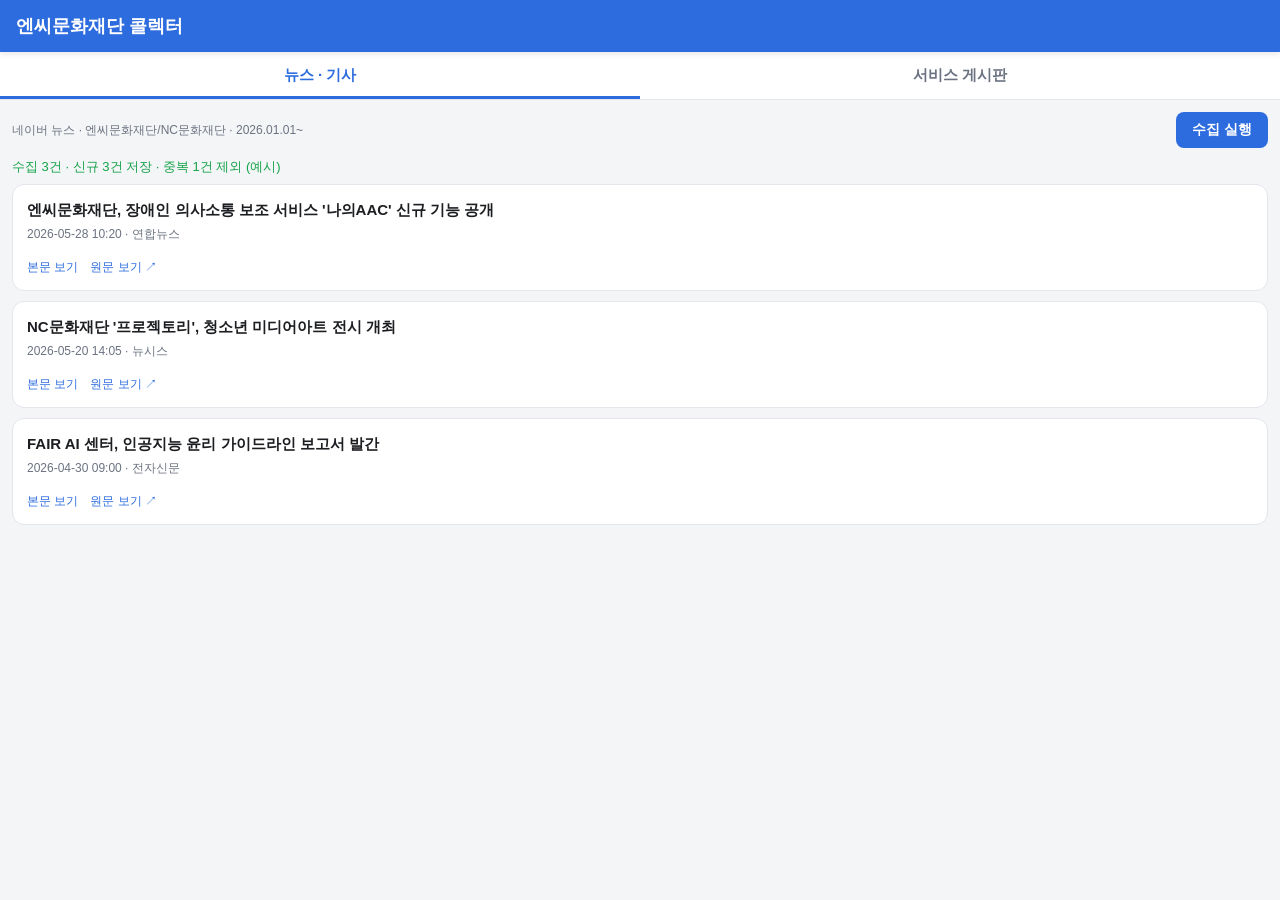
<file: preview/preview.html>
<!DOCTYPE html>
<html lang="ko"><head><meta charset="UTF-8">
<meta name="viewport" content="width=device-width, initial-scale=1.0">
<title>엔씨문화재단 콜렉터 · 미리보기</title>
<style>:root {
  --bg: #f4f5f7;
  --card: #ffffff;
  --primary: #2d6cdf;
  --primary-dark: #1f54b3;
  --text: #1c1e21;
  --muted: #6b7280;
  --border: #e4e6eb;
  --accent: #16a34a;
}

* { box-sizing: border-box; -webkit-tap-highlight-color: transparent; }

body {
  margin: 0;
  font-family: -apple-system, BlinkMacSystemFont, "Apple SD Gothic Neo", "Malgun Gothic", sans-serif;
  background: var(--bg);
  color: var(--text);
  padding-bottom: 40px;
}

.app-header {
  position: sticky;
  top: 0;
  z-index: 10;
  background: var(--primary);
  color: #fff;
  padding: 14px 16px;
  box-shadow: 0 2px 6px rgba(0, 0, 0, 0.1);
}
.app-header h1 { margin: 0; font-size: 18px; font-weight: 700; }

.tabs {
  display: flex;
  position: sticky;
  top: 50px;
  z-index: 9;
  background: var(--card);
  border-bottom: 1px solid var(--border);
}
.tab {
  flex: 1;
  padding: 14px 0;
  border: none;
  background: none;
  font-size: 15px;
  font-weight: 600;
  color: var(--muted);
  cursor: pointer;
}
.tab.active {
  color: var(--primary);
  box-shadow: inset 0 -3px 0 var(--primary);
}

.panel { display: none; padding: 12px; }
.panel.active { display: block; }

.toolbar {
  display: flex;
  align-items: center;
  gap: 8px;
  margin-bottom: 10px;
}
.hint { font-size: 12px; color: var(--muted); flex: 1; line-height: 1.4; }

select {
  flex: 1;
  padding: 9px 10px;
  border: 1px solid var(--border);
  border-radius: 8px;
  background: #fff;
  font-size: 14px;
}

.btn-collect {
  padding: 9px 16px;
  border: none;
  border-radius: 8px;
  background: var(--primary);
  color: #fff;
  font-size: 14px;
  font-weight: 600;
  cursor: pointer;
  white-space: nowrap;
}
.btn-collect:active { background: var(--primary-dark); }
.btn-collect:disabled { opacity: 0.5; }

.result-msg {
  font-size: 13px;
  color: var(--accent);
  min-height: 18px;
  margin-bottom: 8px;
}

.list { list-style: none; margin: 0; padding: 0; }

.card {
  background: var(--card);
  border: 1px solid var(--border);
  border-radius: 12px;
  padding: 14px;
  margin-bottom: 10px;
}
.card-title {
  font-size: 15px;
  font-weight: 700;
  line-height: 1.4;
  margin: 0 0 6px;
}
.card-meta {
  font-size: 12px;
  color: var(--muted);
  display: flex;
  flex-wrap: wrap;
  gap: 8px;
  margin-bottom: 8px;
}
.badge {
  display: inline-block;
  background: #eef2ff;
  color: var(--primary-dark);
  border-radius: 6px;
  padding: 2px 7px;
  font-size: 11px;
  font-weight: 600;
}
.card-body {
  font-size: 13px;
  color: #374151;
  line-height: 1.55;
  max-height: 0;
  overflow: hidden;
  transition: max-height 0.25s ease;
  white-space: pre-line;
}
.card.open .card-body { max-height: 1200px; margin-top: 8px; }
.card-actions { margin-top: 8px; display: flex; gap: 12px; }
.card-actions a, .card-actions button {
  font-size: 12px;
  color: var(--primary);
  background: none;
  border: none;
  padding: 0;
  cursor: pointer;
  text-decoration: none;
}

.empty {
  text-align: center;
  color: var(--muted);
  font-size: 14px;
  padding: 40px 0;
}

.loading {
  position: fixed;
  inset: 0;
  background: rgba(255, 255, 255, 0.7);
  display: flex;
  flex-direction: column;
  align-items: center;
  justify-content: center;
  gap: 12px;
  font-size: 14px;
  color: var(--muted);
  z-index: 100;
}
.spinner {
  width: 36px;
  height: 36px;
  border: 4px solid var(--border);
  border-top-color: var(--primary);
  border-radius: 50%;
  animation: spin 0.8s linear infinite;
}
@keyframes spin { to { transform: rotate(360deg); } }

</style></head>
<body>
  <header class="app-header"><h1>엔씨문화재단 콜렉터</h1></header>
  <nav class="tabs">
    <button class="tab active" data-tab="news">뉴스 · 기사</button>
    <button class="tab" data-tab="boards">서비스 게시판</button>
  </nav>
  <section class="panel active" id="panel-news">
    <div class="toolbar">
      <span class="hint">네이버 뉴스 · 엔씨문화재단/NC문화재단 · 2026.01.01~</span>
      <button class="btn-collect">수집 실행</button>
    </div>
    <div class="result-msg">수집 3건 · 신규 3건 저장 · 중복 1건 제외 (예시)</div>
    <ul class="list">
    <li class="card">
      <h3 class="card-title">엔씨문화재단, 장애인 의사소통 보조 서비스 &#x27;나의AAC&#x27; 신규 기능 공개</h3>
      <div class="card-meta">2026-05-28 10:20 · 연합뉴스</div>
      <div class="card-body">엔씨문화재단은 28일 장애인 의사소통 보조 서비스 &#x27;나의AAC&#x27;의 신규 기능을 공개했다고 밝혔다. 이번 업데이트로 사용자는 더 빠르게 상징 카드를 검색하고 문장을 구성할 수 있다. 재단 관계자는 &quot;디지털 접근성 향상에 지속적으로 기여하겠다&quot;고 말했다.</div>
      <div class="card-actions"><button class="toggle">본문 보기</button><a href="https://n.news.naver.com/article/001/0000000001" target="_blank" rel="noopener">원문 보기 ↗</a></div>
    </li>
    <li class="card">
      <h3 class="card-title">NC문화재단 &#x27;프로젝토리&#x27;, 청소년 미디어아트 전시 개최</h3>
      <div class="card-meta">2026-05-20 14:05 · 뉴시스</div>
      <div class="card-body">엔씨문화재단이 운영하는 창작공간 프로젝토리가 청소년을 대상으로 한 미디어아트 전시를 개최한다. 전시는 다음 달까지 이어지며 누구나 무료로 관람할 수 있다. 참여 청소년들이 직접 기획·제작한 작품 20여 점이 전시된다.</div>
      <div class="card-actions"><button class="toggle">본문 보기</button><a href="https://n.news.naver.com/article/003/0000000002" target="_blank" rel="noopener">원문 보기 ↗</a></div>
    </li>
    <li class="card">
      <h3 class="card-title">FAIR AI 센터, 인공지능 윤리 가이드라인 보고서 발간</h3>
      <div class="card-meta">2026-04-30 09:00 · 전자신문</div>
      <div class="card-body">엔씨문화재단 산하 FAIR AI 센터가 인공지능 윤리 가이드라인 보고서를 발간했다. 보고서는 AI 개발 단계별 점검 항목과 사례를 담고 있으며, 개발자와 기획자가 실무에 바로 활용할 수 있도록 구성됐다.</div>
      <div class="card-actions"><button class="toggle">본문 보기</button><a href="https://n.news.naver.com/article/030/0000000003" target="_blank" rel="noopener">원문 보기 ↗</a></div>
    </li>
    </ul>
  </section>
  <section class="panel" id="panel-boards">
    <div class="toolbar">
      <select><option>전체 서비스</option>
<option value="FAIR AI">FAIR AI</option>
<option value="나의AAC">나의AAC</option>
<option value="대표 홈페이지">대표 홈페이지</option>
<option value="프로젝토리">프로젝토리</option>
      </select>
      <button class="btn-collect">수집 실행</button>
    </div>
    <div class="result-msg">수집 7건 · 신규 7건 저장 · 중복 0건 제외 (예시)</div>
    <ul class="list">
    <li class="card">
      <h3 class="card-title">나의AAC 5월 정기 업데이트 안내</h3>
      <div class="card-meta"><span class="badge">소식</span> · 2026-05-27 · 운영팀</div>
      <div class="card-body">5월 정기 업데이트가 적용되었습니다. 상징 카드 검색 속도가 개선되고 신규 카테고리가 추가되었습니다.</div>
      <div class="card-actions"><button class="toggle">본문 보기</button><a href="https://www.myaac.or.kr/info/announcement.do?id=101" target="_blank" rel="noopener">원문 보기 ↗</a></div>
    </li>
    <li class="card">
      <h3 class="card-title">사용 후기를 공유해요</h3>
      <div class="card-meta"><span class="badge">커뮤니티</span> · 2026-05-15 · 이OO</div>
      <div class="card-body">아이와 함께 나의AAC를 사용한 지 두 달이 되었어요. 의사소통이 한결 수월해졌습니다.</div>
      <div class="card-actions"><button class="toggle">본문 보기</button><a href="https://www.myaac.or.kr/info/community.do?id=88" target="_blank" rel="noopener">원문 보기 ↗</a></div>
    </li>
    <li class="card">
      <h3 class="card-title">FAIR AI 2026 상반기 워크숍 참가자 모집</h3>
      <div class="card-meta"><span class="badge">공지사항</span> · 2026-05-10 · FAIR AI</div>
      <div class="card-body">AI 윤리에 관심 있는 분들을 위한 상반기 워크숍 참가자를 모집합니다. 신청은 홈페이지에서 가능합니다.</div>
      <div class="card-actions"><button class="toggle">본문 보기</button><a href="https://fairai.or.kr/about/notices/12" target="_blank" rel="noopener">원문 보기 ↗</a></div>
    </li>
    <li class="card">
      <h3 class="card-title">임베디드 윤리란 무엇인가</h3>
      <div class="card-meta"><span class="badge">인사이트</span> · 2026-04-22 · 연구팀</div>
      <div class="card-body">임베디드 윤리는 AI 개발 과정 안에 윤리적 검토를 내재화하는 접근입니다. 본 글에서는 그 개념과 적용 사례를 소개합니다.</div>
      <div class="card-actions"><button class="toggle">본문 보기</button><a href="https://fairai.or.kr/embedded-ethics/insight-plus/7" target="_blank" rel="noopener">원문 보기 ↗</a></div>
    </li>
    <li class="card">
      <h3 class="card-title">엔씨문화재단 2026년 사업 계획 발표</h3>
      <div class="card-meta"><span class="badge">재단소식</span> · 2026-03-31 · 재단</div>
      <div class="card-body">올해 재단은 디지털 접근성, AI 윤리, 청소년 창작 지원 세 축을 중심으로 사업을 운영합니다.</div>
      <div class="card-actions"><button class="toggle">본문 보기</button><a href="https://www.ncfoundation.or.kr/community/55" target="_blank" rel="noopener">원문 보기 ↗</a></div>
    </li>
    <li class="card">
      <h3 class="card-title">프로젝토리 5월 운영 일정 안내</h3>
      <div class="card-meta"><span class="badge">공지</span> · 2026-05-01 · 프로젝토리</div>
      <div class="card-body">5월 운영 일정 및 예약 방법을 안내드립니다. 가족 단위 방문도 환영합니다.</div>
      <div class="card-actions"><button class="toggle">본문 보기</button><a href="https://www.projectory.or.kr/news/notice-list/33" target="_blank" rel="noopener">원문 보기 ↗</a></div>
    </li>
    <li class="card">
      <h3 class="card-title">4월 창작 워크숍 현장 스케치</h3>
      <div class="card-meta"><span class="badge">갤러리</span> · 2026-04-18 · 프로젝토리</div>
      <div class="card-body">지난 4월 진행된 창작 워크숍의 생생한 현장을 사진으로 담았습니다.</div>
      <div class="card-actions"><button class="toggle">본문 보기</button><a href="https://www.projectory.or.kr/news/gallery-list/21" target="_blank" rel="noopener">원문 보기 ↗</a></div>
    </li>
    </ul>
  </section>

<script>
document.querySelectorAll('.tab').forEach(t=>t.addEventListener('click',()=>{
  document.querySelectorAll('.tab').forEach(x=>x.classList.remove('active'));
  document.querySelectorAll('.panel').forEach(p=>p.classList.remove('active'));
  t.classList.add('active');
  document.getElementById('panel-'+t.dataset.tab).classList.add('active');
}));
document.querySelectorAll('.toggle').forEach(b=>b.addEventListener('click',()=>{
  const c=b.closest('.card'); c.classList.toggle('open');
  b.textContent=c.classList.contains('open')?'접기':'본문 보기';
}));
document.querySelectorAll('.btn-collect').forEach(b=>b.addEventListener('click',()=>{
  alert('미리보기에서는 실제 수집이 동작하지 않습니다.\n로컬에서 python app.py 실행 후 사용하세요.');
}));
</script>

</body></html>
</file>
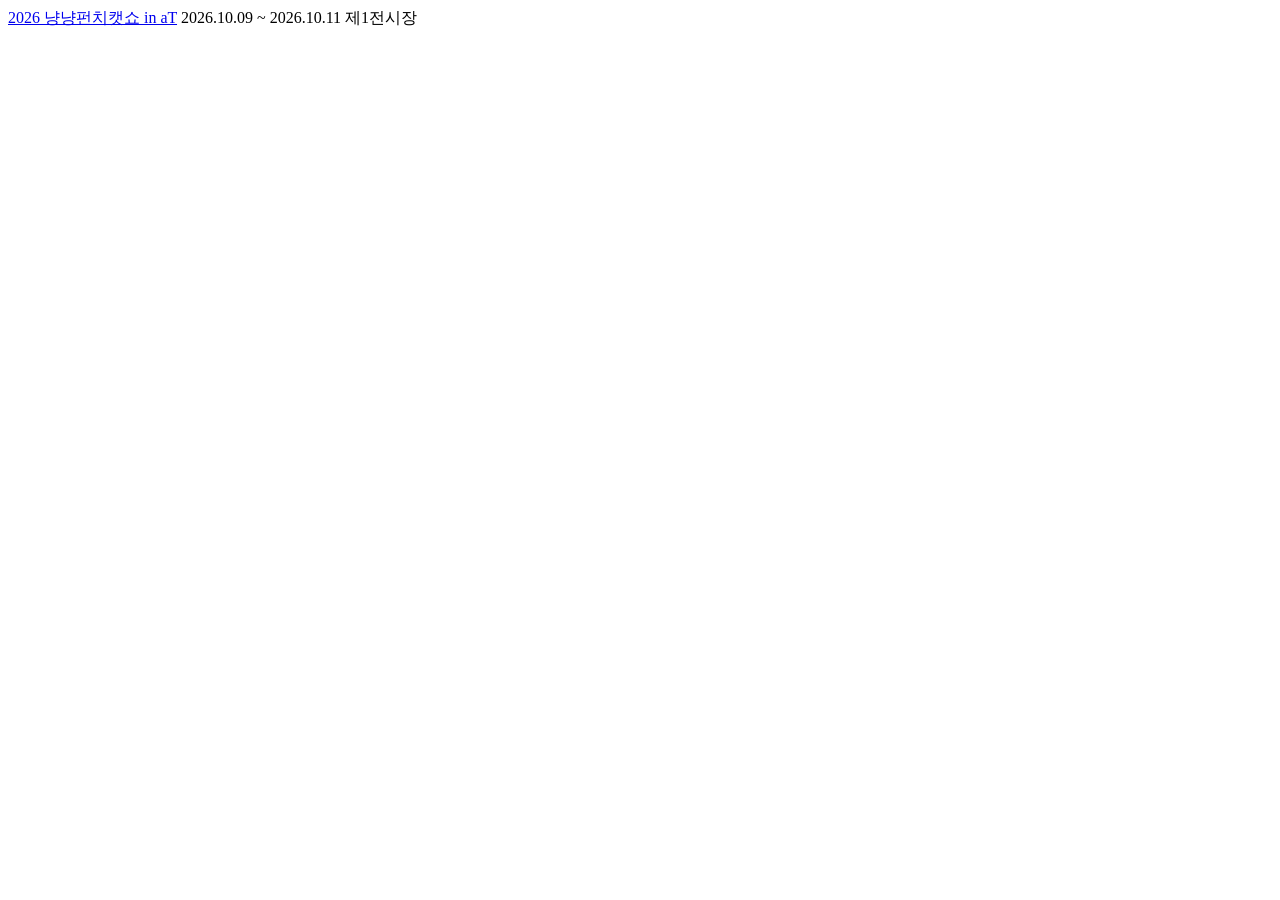
<file: tests/fixtures/venue_schedules/atwide.html>
<html><body><tr>
							<th scope="row">
								<a href="/ac/event/acko311200/posterView.action?eventId=27815" title="http://atcenter.at.or.kr/ac/event/acko311200/posterView.action?eventId=27815">2026 냥냥펀치캣쇼 in aT</a>
							</th>
							<td>2026.10.09 ~ 2026.10.11</td>
							<td>제1전시장</td>
						</tr>
					
				
					
						</body></html>
</file>
